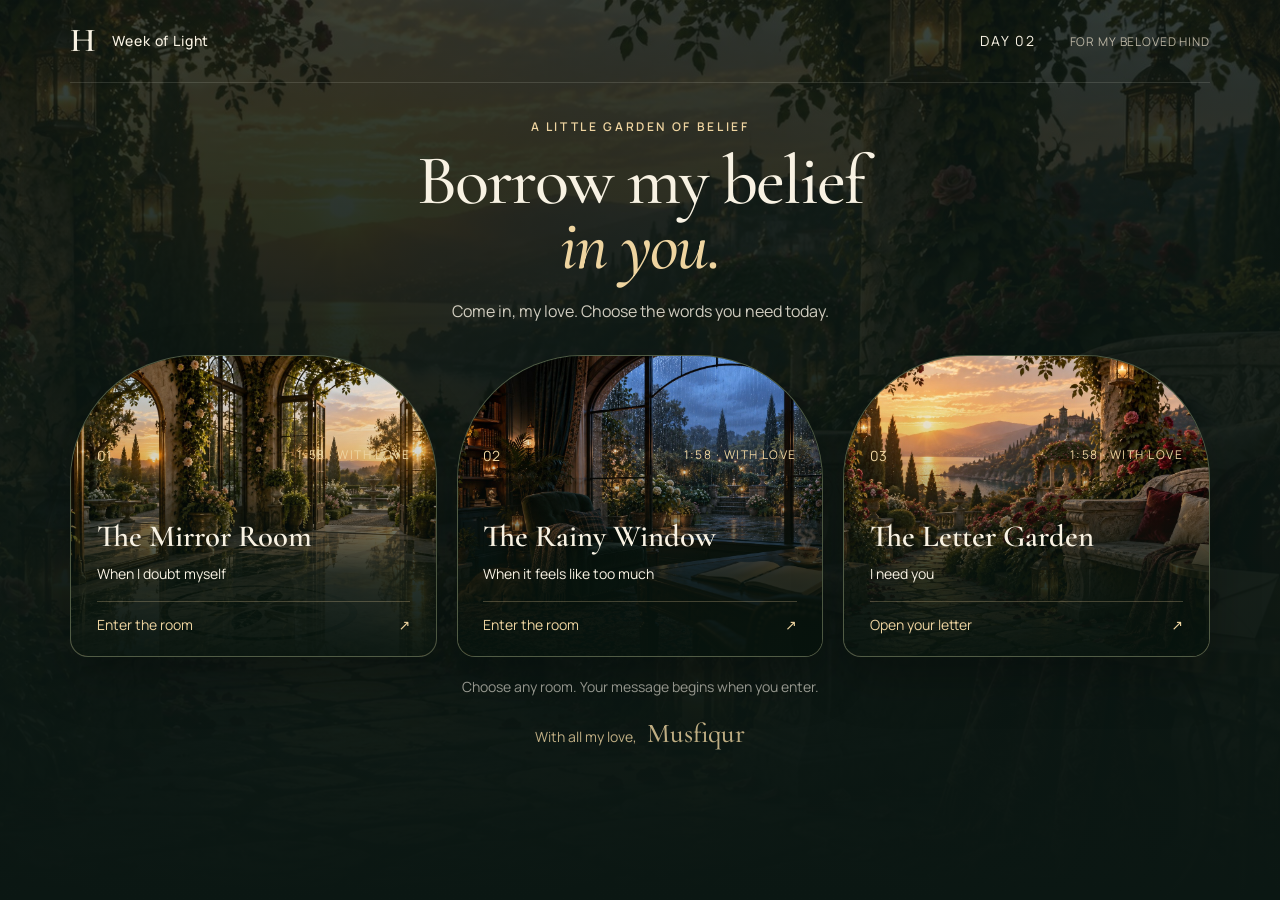
<file: day-2/index.html>
<!doctype html>
<html lang="en"><head>
<meta charset="utf-8"><meta name="viewport" content="width=device-width,initial-scale=1,viewport-fit=cover"><meta name="theme-color" content="#0c1c18"><meta name="robots" content="noindex,nofollow"><meta name="description" content="Day two. A garden of encouragement, love, and belief, for Hind."><title>Day 2 · Borrow My Belief in You</title>
<link rel="preconnect" href="https://fonts.googleapis.com"><link rel="preconnect" href="https://fonts.gstatic.com" crossorigin><link href="https://fonts.googleapis.com/css2?family=Cormorant+Garamond:wght@500;600&family=Manrope:wght@400;500;600;700&display=swap" rel="stylesheet"><link rel="preload" as="image" href="assets/garden.jpg"><link rel="stylesheet" href="day2.css?v=1"><script src="day2.js?v=1" defer></script></head>
<body><main id="sanctuary"><div class="garden-backdrop" aria-hidden="true"></div>
<header class="masthead"><a href="../day-1/" aria-label="Return to Day 1">H <span>Week of Light</span></a><p>DAY 02 <span>FOR MY BELOVED HIND</span></p></header>
<section class="welcome" aria-labelledby="welcome-title"><p class="eyebrow">A LITTLE GARDEN OF BELIEF</p><h1 id="welcome-title">Borrow my belief<br><em>in you.</em></h1><p class="invitation">Come in, my love. Choose the words you need today.</p>
<div class="rooms" aria-label="Choose a room">
<button class="room-card" data-room="mirror" aria-label="Enter the Mirror Room" disabled><img src="assets/mirror.jpg" alt="Golden sunlight in an arched garden room with a tall mirror"><span class="card-copy"><span class="room-number">01 <span class="length">ABOUT 2 MIN</span></span><span class="room-name">The Mirror Room</span><span class="room-choice">When I doubt myself</span><span class="enter">Enter the room <span aria-hidden="true">↗</span></span></span></button>
<button class="room-card" data-room="rain" aria-label="Enter the Rainy Window" disabled><img src="assets/rain.jpg" alt="A warm reading room with tea beside a rain-streaked garden window"><span class="card-copy"><span class="room-number">02 <span class="length">ABOUT 2 MIN</span></span><span class="room-name">The Rainy Window</span><span class="room-choice">When it feels like too much</span><span class="enter">Enter the room <span aria-hidden="true">↗</span></span></span></button>
<button class="room-card" data-room="garden" aria-label="Enter the Letter Garden" disabled><img src="assets/garden.jpg" alt="A sealed love letter on a small table in a rose garden at sunset"><span class="card-copy"><span class="room-number">03 <span class="length">ABOUT 2 MIN</span></span><span class="room-name">The Letter Garden</span><span class="room-choice">I need you</span><span class="enter">Open your letter <span aria-hidden="true">↗</span></span></span></button>
</div><p id="load-status" class="small-note" role="status">Preparing your rooms…</p><button id="retry" hidden>Try loading again</button><p class="dedication">With all my love, <em>Musfiqur</em></p></section></main>
<dialog id="film" aria-labelledby="room-title"><div class="film-stage" id="stage"><div class="room-art" id="room-art" aria-hidden="true"></div><video id="footage" playsinline muted loop preload="none" aria-hidden="true"></video><canvas id="atmosphere" aria-hidden="true"></canvas><div class="film-shade" aria-hidden="true"></div>
<header class="film-header"><button id="close">← The garden</button><p id="room-title"></p><button id="read">Read along</button></header><div class="chapter-label"><span id="chapter-number"></span><h2 id="chapter-title"></h2></div><div class="captions"><p id="caption"></p></div>
<div class="finish" id="finish" hidden><p class="eyebrow">CARRY THIS WITH YOU</p><h2>I am capable.<br>I can figure this out.<br><em>I can do this.</em></h2><button id="again">Hear it again</button><button id="return">Back to the garden</button></div>
<div class="film-controls"><p id="media-status" role="status"></p><div class="control-row"><button id="play" aria-label="Pause narration">Pause</button><span id="time">0:00 / 0:00</span><button id="mute" aria-label="Mute narration">Sound on</button></div><label for="seek" class="sr-only">Position in room message</label><input type="range" id="seek" min="0" max="100" step="0.1" value="0" aria-valuetext="0 seconds"></div>
<aside id="transcript" hidden aria-label="Full room message"><button id="hide-transcript">Close text</button><div id="transcript-copy"></div></aside><audio id="narration" preload="metadata"></audio></div></dialog></body></html>
</file>
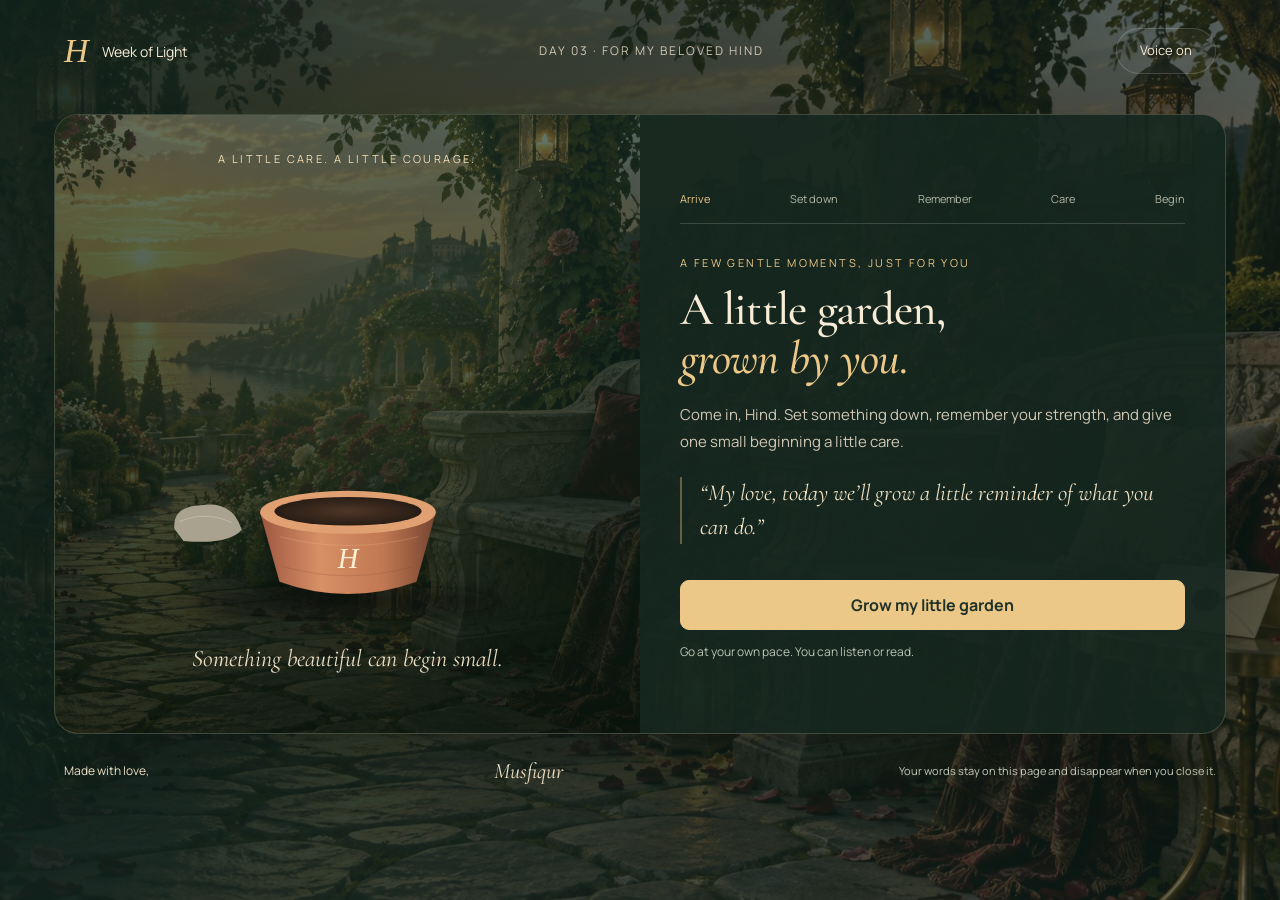
<file: day-3/index.html>
<!doctype html>
<html lang="en"><head><meta charset="utf-8"><meta name="viewport" content="width=device-width,initial-scale=1"><meta name="theme-color" content="#14271f"><meta name="robots" content="noindex,nofollow"><title>Day 3 · A Little Garden, Grown by You</title><meta name="description" content="A few gentle moments of calm, courage, and one small beginning. Made for Hind, with love."><link rel="preconnect" href="https://fonts.googleapis.com"><link rel="preconnect" href="https://fonts.gstatic.com" crossorigin><link href="https://fonts.googleapis.com/css2?family=Cormorant+Garamond:ital,wght@0,500;0,600;1,500&family=Manrope:wght@400;500;600;700&display=swap" rel="stylesheet"><link rel="stylesheet" href="garden.css?v=1"><script src="garden.js?v=1" defer></script></head>
<body><div class="backdrop" aria-hidden="true"></div><header class="masthead"><a href="../day-2/">H <span>Week of Light</span></a><span class="day">DAY 03 · FOR MY BELOVED HIND</span><button id="sound" aria-pressed="true" aria-label="Turn narration off">Voice on</button></header>
<main><section class="experience" aria-label="Grow your garden"><div class="garden" id="garden" data-stage="0"><div class="garden-light" aria-hidden="true"></div><p class="garden-label">A LITTLE CARE. A LITTLE COURAGE.</p>
<svg id="plant-art" viewBox="0 0 460 460" role="img" aria-labelledby="plant-description"><title id="plant-description">An empty pot waiting for your first seed</title><defs><linearGradient id="pot"><stop stop-color="#9d5740"/><stop offset=".34" stop-color="#d78f65"/><stop offset=".7" stop-color="#c17852"/><stop offset="1" stop-color="#754431"/></linearGradient><linearGradient id="leaf"><stop stop-color="#acbf7a"/><stop offset=".48" stop-color="#779857"/><stop offset="1" stop-color="#395b34"/></linearGradient><radialGradient id="petal"><stop stop-color="#e1a356"/><stop offset=".48" stop-color="#f5ce81"/><stop offset="1" stop-color="#ffe9b1"/></radialGradient><radialGradient id="halo"><stop stop-color="#f9de93" stop-opacity=".38"/><stop offset="1" stop-color="#f9de93" stop-opacity="0"/></radialGradient><radialGradient id="soil"><stop stop-color="#4e3626"/><stop offset="1" stop-color="#281d16"/></radialGradient><filter id="soft"><feGaussianBlur stdDeviation="7"/></filter><filter id="shadow"><feDropShadow dx="0" dy="8" stdDeviation="7" flood-opacity=".25"/></filter></defs>
<ellipse cx="230" cy="424" rx="148" ry="16" fill="#070e0a" opacity=".5" filter="url(#soft)"/>
<g id="growing"><path d="M230 344 C245 290 215 250 237 197 S240 150 232 131" fill="none" stroke="#91a568" stroke-width="7" stroke-linecap="round"/><g class="leaf l1"><path d="M235 290 C178 292 156 251 151 229 C197 226 229 243 235 290" fill="url(#leaf)"/><path d="M164 240 Q204 259 235 290" fill="none" stroke="#c6ce8c" opacity=".55"/></g><g class="leaf l2"><path d="M230 254 C242 205 278 190 312 196 C302 234 273 261 230 254" fill="url(#leaf)"/><path d="M230 254 Q274 220 303 203" fill="none" stroke="#c6ce8c" opacity=".55"/></g><g class="leaf l3"><path d="M240 204 C211 196 187 180 190 151 C220 147 246 172 240 204" fill="url(#leaf)"/><path d="M239 203 L196 158" fill="none" stroke="#c6ce8c" opacity=".5"/></g><g id="flower" transform="translate(232 125)"><circle r="106" fill="url(#halo)"/><g id="petals"></g><circle r="17" fill="#9d602d"/><circle r="11" fill="#be8740"/><g fill="#f4d689"><circle cx="-5" cy="-5" r="2"/><circle cx="6" cy="-3" r="2"/><circle cx="0" cy="5" r="2"/><circle cx="-8" cy="5" r="1.5"/><circle cx="7" cy="7" r="1.5"/></g></g><ellipse id="bud" cx="233" cy="137" rx="12" ry="20" fill="#abbd75"/></g>
<g filter="url(#shadow)"><path d="M144 337 L163 405 Q230 429 297 405 L316 337Z" fill="url(#pot)"/><ellipse cx="230" cy="337" rx="86" ry="21" fill="#e0a071"/><ellipse cx="230" cy="336" rx="72" ry="14" fill="url(#soil)"/><path d="M163 361 Q230 378 299 361" fill="none" stroke="#f6c292" opacity=".24"/><path d="M166 390 Q230 408 294 390" fill="none" stroke="#6f3f2d" opacity=".18"/><text x="230" y="391" text-anchor="middle" fill="#fff0d4" font-size="28" font-family="Georgia,serif" font-style="italic">H</text></g><ellipse id="seed" cx="230" cy="331" rx="8" ry="5" fill="#e9bf71"/>
<g id="water" fill="#c5e9ec"><path d="M260 50 Q245 76 260 78 Q275 76 260 50"/><path d="M286 90 Q273 114 286 116 Q299 114 286 90"/><path d="M266 136 Q256 154 266 156 Q276 154 266 136"/><path d="M244 180 Q232 202 244 204 Q256 202 244 180"/></g><g id="stone"><path d="M60 353 Q58 331 86 330 Q117 325 126 354 Q113 369 69 365Z" fill="#a8a28e"/><path d="M65 346 Q91 335 116 347" fill="none" stroke="#d4cbb2" opacity=".55"/></g></svg>
<p class="garden-caption" id="garden-caption">Something beautiful can begin small.</p><div class="glimmers" aria-hidden="true"></div></div>
<div class="panel"><nav class="progress" aria-label="Your garden journey"><span class="active">Arrive</span><span>Set down</span><span>Remember</span><span>Care</span><span>Begin</span></nav><div id="content"></div><div class="voice-bar" id="voice-bar" hidden><button id="replay">Hear this message</button><button id="pause">Pause</button><span id="audio-status" role="status"></span></div><details id="read-along" hidden><summary>Read the whole message</summary><p id="transcript"></p></details><p id="live" class="sr-only" aria-live="polite"></p></div></section><footer>Made with love, <em>Musfiqur</em><span>Your words stay on this page and disappear when you close it.</span></footer></main><audio id="narration" preload="none"></audio></body></html>
</file>
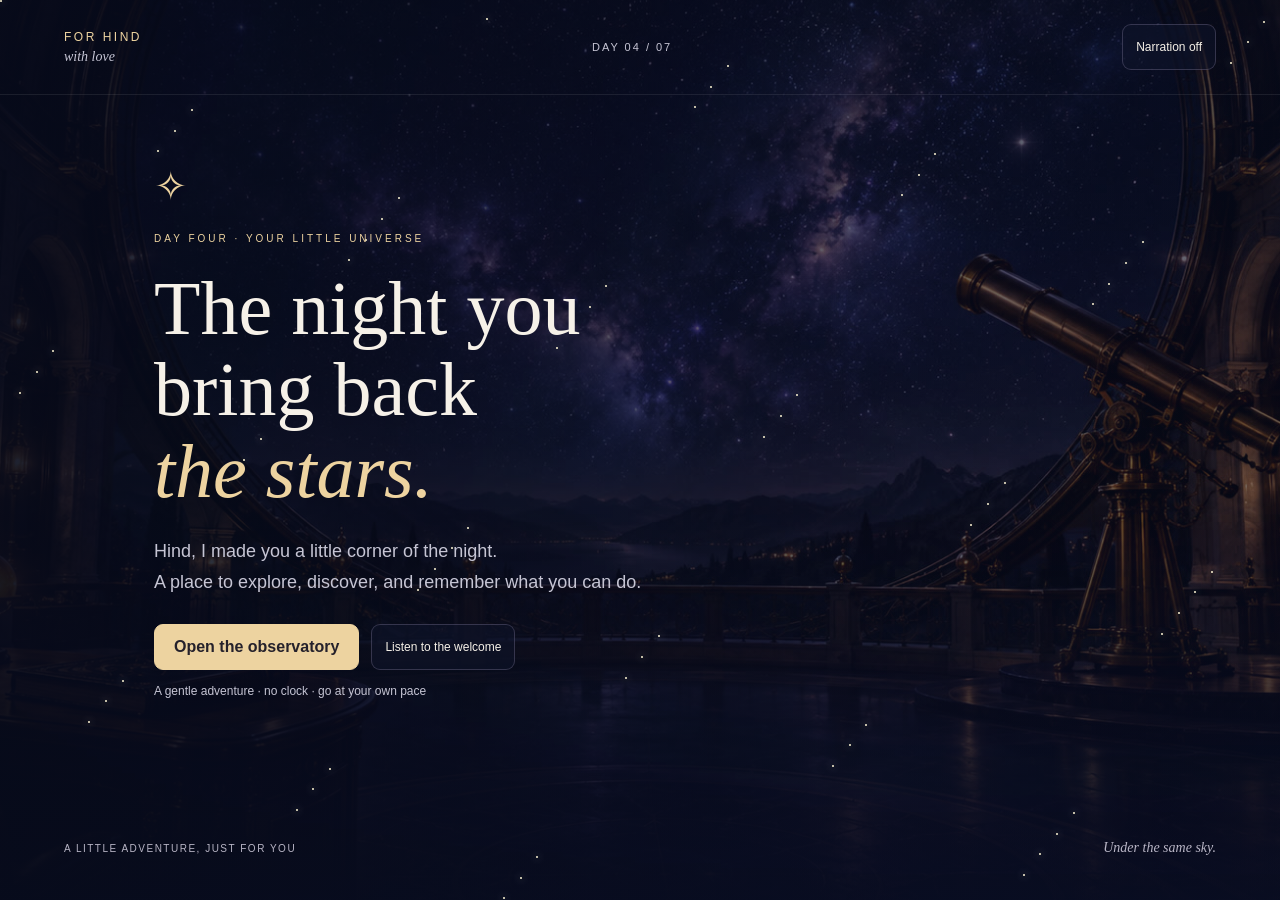
<file: day-4/index.html>
<!doctype html><html lang="en"><head><meta charset="utf-8"><meta name="viewport" content="width=device-width,initial-scale=1"><meta name="theme-color" content="#0c1025"><meta name="description" content="A little observatory, a sky to create, and a gentle reminder of what you can do. For Hind, with love."><title>Day 4 · The Night You Bring Back the Stars</title><link rel="stylesheet" href="stars.css"></head><body><div class="scene" aria-hidden="true"></div><div class="veil" aria-hidden="true"></div><div id="stardust" aria-hidden="true"></div><header><a href="../">FOR HIND <span>with love</span></a><span class="day">DAY 04 / 07</span><button id="sound" class="quiet" aria-pressed="false">Narration off</button></header><main id="app"></main><footer><span id="chapter">A LITTLE ADVENTURE, JUST FOR YOU</span><span>Under the same sky.</span></footer><audio id="voice" preload="none"></audio><script src="stars.js"></script></body></html>
</file>
<file: day-2/day2.css>
:root{color-scheme:dark;--ink:#f8f2e3;--gold:#eed4a0;--deep:#0b1713;font-family:Manrope,system-ui,sans-serif;font-size:16px;color:var(--ink);background:var(--deep)}*{box-sizing:border-box}body{margin:0}button,a,input{-webkit-tap-highlight-color:transparent}button,a{touch-action:manipulation}button{font:inherit;color:inherit;cursor:pointer}a{color:inherit;text-decoration:none}button:focus-visible,a:focus-visible,input:focus-visible{outline:3px solid var(--gold);outline-offset:5px}button:disabled{cursor:wait}button{border:1px solid #f8f2e350;background:#10211bdd;border-radius:50px;padding:.65rem 1.1rem;min-height:44px}button:hover{background:#243c30}[hidden]{display:none!important}
#sanctuary{min-height:100svh;position:relative;isolation:isolate;padding:0 clamp(1.2rem,5.5vw,6rem) 1.5rem}.garden-backdrop{position:absolute;inset:0;z-index:-2;background:linear-gradient(180deg,#0b1713cc,#0b1713e8 42%,#0b1713),url('assets/garden.jpg') center 35%/cover}.masthead{display:flex;justify-content:space-between;align-items:center;padding:1.5rem 0;border-bottom:1px solid #f8f2e322;gap:1rem}.masthead a{font:600 2.1rem/1 'Cormorant Garamond',Georgia,serif;display:flex;align-items:center;gap:1rem}.masthead a span{font:500 .875rem Manrope,sans-serif;letter-spacing:.06em}.masthead p{font-size:.875rem;letter-spacing:.14em;margin:0}.masthead p span{font-size:.75rem;letter-spacing:.07em;margin-left:1.8rem;color:#eee4cebb}.welcome{max-width:1200px;margin:auto;text-align:center}.eyebrow{font-size:.75rem;letter-spacing:.22em;color:var(--gold);font-weight:600;margin:2.2rem 0 .8rem}h1{font:500 clamp(3.3rem,5.5vw,5.7rem)/.93 'Cormorant Garamond',Georgia,serif;margin:0;letter-spacing:-.025em}h1 em{color:var(--gold);font-weight:500}.invitation{font-size:1rem;color:#f8f2e3d2;margin:1.2rem 0 1.9rem;line-height:1.7}.rooms{display:grid;grid-template-columns:repeat(3,minmax(0,1fr));gap:1.25rem;text-align:left}.room-card{position:relative;isolation:isolate;border-radius:125px 125px 18px 18px;overflow:hidden;min-height:300px;padding:0;background:#173024;border:1px solid #eed4a044;transition:transform .5s,border-color .5s;box-shadow:0 20px 50px #0004;text-align:left;display:block}.room-card img{position:absolute;inset:0;width:100%;height:100%;object-fit:cover;transition:transform 1.3s;z-index:-2}.room-card:after{content:'';position:absolute;inset:0;background:linear-gradient(180deg,#07140e00 10%,#07140e22 35%,#07140ed9 73%,#07140ef5);z-index:-1}.room-card:hover{transform:translateY(-6px);border-color:var(--gold)}.room-card:hover img{transform:scale(1.05)}.card-copy{display:flex;flex-direction:column;justify-content:flex-end;min-height:300px;padding:1.4rem 1.6rem}.room-number{font-size:.875rem;display:flex;justify-content:space-between;color:var(--gold);margin-bottom:3.4rem}.length{font-size:.75rem;letter-spacing:.12em}.room-name{font:600 clamp(1.8rem,2.4vw,2.6rem)/1.08 'Cormorant Garamond',Georgia,serif}.room-choice{font-size:.875rem;margin:.6rem 0 1.1rem;line-height:1.5}.enter{border-top:1px solid #eed4a040;padding-top:.8rem;display:flex;justify-content:space-between;color:var(--gold);font-size:.875rem}.small-note{font-size:.875rem;color:#e7e3d8b0;line-height:1.5;margin:1.2rem 0}.dedication{font-size:.875rem;line-height:1.7;color:#eed4a0cc;margin:.8rem 0 0}.dedication em{display:inline-block;font:500 1.7rem 'Cormorant Garamond',Georgia,serif;margin-left:.4rem}
 dialog{padding:0;margin:0;width:100%;max-width:none;height:100%;max-height:none;border:0;background:#0b1713;color:var(--ink);overflow:hidden}dialog::backdrop{background:#06110c}.film-stage{position:relative;height:100%;overflow:hidden;isolation:isolate}.room-art,#footage{position:absolute;inset:0;width:100%;height:100%;object-fit:cover;z-index:-3}.room-art{background-position:center;background-size:cover;animation:camera 28s ease-in-out infinite alternate;transition:background-image .6s}.room-art[data-room=rain]{background-position:65% center}#footage{opacity:0;transition:opacity 1.2s;z-index:-2}#footage.active{opacity:1}#atmosphere{position:absolute;inset:0;width:100%;height:100%;pointer-events:none;z-index:-1}.film-shade{position:absolute;inset:0;pointer-events:none;z-index:-1;background:linear-gradient(180deg,#06110cd9 0%,#06110c3d 23%,#06110c00 43%,#06110ce0 87%,#06110cf0)}.film-header{display:flex;align-items:center;justify-content:space-between;gap:1rem;padding:1.4rem clamp(1rem,4vw,4rem)}.film-header p{font:600 1.6rem 'Cormorant Garamond',Georgia,serif;text-align:center;margin:0}.film-header button{font-size:.875rem;background:#0b1713a6;backdrop-filter:blur(10px)}.chapter-label{margin:1rem clamp(1.4rem,6vw,6rem);text-shadow:0 2px 12px #000}.chapter-label span{font-size:.75rem;letter-spacing:.2em;color:var(--gold)}.chapter-label h2{font:500 clamp(2.2rem,4vw,3.7rem)/1.05 'Cormorant Garamond',Georgia,serif;margin:.55rem 0}.captions{position:absolute;left:50%;transform:translateX(-50%);bottom:135px;width:min(780px,calc(100% - 3rem));text-align:center}.captions p{font:500 clamp(1.15rem,2.2vw,1.65rem)/1.6 Manrope,sans-serif;text-shadow:0 2px 12px #000,0 0 40px #000;margin:0;text-wrap:pretty}.film-controls{position:absolute;bottom:0;left:50%;transform:translateX(-50%);width:min(960px,100%);padding:1rem 1.5rem max(1.2rem,env(safe-area-inset-bottom));background:linear-gradient(transparent,#08140de6)}.control-row{display:flex;align-items:center;gap:1.2rem}.control-row button{font-size:.875rem;min-width:88px}.control-row #time{font-size:.875rem;font-variant-numeric:tabular-nums;color:#f8f2e3d2}.control-row #mute{margin-left:auto}#seek{width:100%;accent-color:var(--gold);cursor:pointer;margin:1rem 0 0;height:18px}#media-status{font-size:.875rem;color:var(--gold);margin:0 0 .7rem;min-height:1.2rem;text-align:center}#media-status:empty{display:none}.finish{position:absolute;inset:0;display:flex;flex-direction:column;align-items:center;justify-content:center;text-align:center;background:#07180fda;backdrop-filter:blur(6px);padding:2rem 1.5rem 110px;gap:.8rem}.finish .eyebrow{margin:0 0 .5rem}.finish h2{font:500 clamp(2.6rem,5.5vw,5.5rem)/1.04 'Cormorant Garamond',Georgia,serif;margin:0 0 1.1rem}.finish h2 em{color:var(--gold)}.finish button{min-width:200px}.film-stage.paused .room-art{animation-play-state:paused}.film-stage.finished .chapter-label,.film-stage.finished .captions{visibility:hidden}#transcript{position:absolute;inset:0 0 0 auto;width:min(580px,100%);z-index:5;padding:1.5rem clamp(1.5rem,4vw,3rem);background:#0c1c18fa;overflow-y:auto;box-shadow:-20px 0 70px #0007}#transcript h3{font:600 2rem 'Cormorant Garamond',Georgia,serif;color:var(--gold);line-height:1.1}#transcript p{line-height:1.9;font-size:1rem}.sr-only{position:absolute;width:1px;height:1px;overflow:hidden;clip:rect(0,0,0,0);white-space:nowrap}@keyframes camera{from{transform:scale(1.015) translate(-.25%,.25%)}to{transform:scale(1.09) translate(.5%,-.75%)}}
@media(max-width:700px){.masthead{padding:1.1rem 0}.masthead a span{font-size:.8rem}.masthead p span{display:none}.masthead p{font-size:.75rem}.eyebrow{margin-top:1.7rem;font-size:.75rem}.invitation{max-width:290px;margin:1rem auto 1.6rem}.rooms{grid-template-columns:1fr;gap:1rem;max-width:440px;margin:auto}.room-card{border-radius:22px;min-height:220px}.card-copy{min-height:220px;padding:1.25rem 1.4rem}.room-card img{object-position:center 48%}.room-number{margin-bottom:1.8rem}.room-name{font-size:2.2rem}.room-choice{margin:.4rem 0 .75rem}.film-header{padding:1rem;flex-wrap:wrap;gap:.5rem}.film-header p{order:3;width:100%;font-size:1.4rem;margin-top:.4rem}.film-header button{padding:.55rem .9rem}#read{margin-left:auto}.chapter-label{margin:1.1rem 1.3rem}.chapter-label h2{font-size:2.35rem;max-width:320px}.captions{bottom:145px;width:calc(100% - 2.4rem)}.captions p{font-size:1.1rem;line-height:1.65}.film-controls{padding:1rem 1.1rem max(1.2rem,env(safe-area-inset-bottom))}.control-row{gap:.6rem}.control-row button{min-width:78px;padding:.5rem .7rem}.finish{padding-bottom:120px}.finish h2{font-size:3rem}.room-art[data-room=mirror]{background-position:28% center}.room-art[data-room=garden]{background-position:66% center}}
@media(max-height:560px) and (min-width:701px){.chapter-label{margin-top:0}.chapter-label h2{font-size:2rem}.captions{bottom:115px}.captions p{font-size:1.1rem}.film-header{padding:.6rem 1rem}.finish h2{font-size:2.6rem}.finish{gap:.4rem;padding-top:1rem}.finish button{padding:.4rem 1rem}.finish .eyebrow{display:none}}
@media(prefers-reduced-motion:reduce){*,*:before,*:after{animation:none!important;transition:none!important}#atmosphere{display:none}}
</file>
<file: day-3/garden.css>
:root{color-scheme:dark;--ink:#f7ecd6;--muted:#d0c7b4;--gold:#ebc788;--line:#ffffff29}*{box-sizing:border-box}body{margin:0;min-height:100vh;background:#102019;color:var(--ink);font:16px/1.65 Manrope,Arial,sans-serif}.backdrop{position:fixed;inset:0;background:linear-gradient(90deg,#10231deb,#10231d9e),url('../day-2/assets/garden.jpg') center/cover;z-index:-1}.masthead{max-width:1440px;margin:auto;padding:28px 5%;display:flex;justify-content:space-between;align-items:center;gap:16px}.masthead a{display:flex;gap:13px;align-items:center;color:var(--gold);text-decoration:none;font:italic 34px Georgia,serif}.masthead a span{font:14px Manrope,Arial,sans-serif;color:var(--ink)}.day{font-size:12px;letter-spacing:2px;color:var(--muted)}button,input{font:inherit}button{cursor:pointer;color:inherit;border:1px solid var(--line);background:#ffffff08;border-radius:10px;min-height:46px;padding:10px 16px;transition:background .25s,transform .25s,border-color .25s}button:hover{background:#ffffff12;border-color:#e8c88688}button:active{transform:translateY(1px)}button:focus-visible,a:focus-visible,input:focus-visible,summary:focus-visible{outline:3px solid var(--gold);outline-offset:4px}button:disabled{opacity:.55;cursor:default}.masthead button{font-size:13px;border-radius:30px;padding:8px 18px;min-width:100px}main{max-width:1240px;margin:12px auto 0;padding:0 34px}.experience{display:grid;grid-template-columns:1fr 1fr;min-height:620px;border:1px solid #f4ddb131;border-radius:24px;overflow:hidden;background:#15271fe8;box-shadow:0 35px 90px #050d0a59}.garden{position:relative;display:flex;flex-direction:column;justify-content:center;align-items:center;overflow:hidden;min-height:570px;background:radial-gradient(ellipse at 50% 38%,#72764630,transparent 65%),linear-gradient(#153128a6,#08160dde),url('../day-2/assets/garden.jpg') center/cover}.garden-light{position:absolute;inset:0;background:radial-gradient(ellipse at 50% 42%,#efc47a4d,transparent 65%);opacity:0;transition:opacity 2s}.garden[data-stage='4'] .garden-light,.garden[data-stage='5'] .garden-light,.garden[data-stage='6'] .garden-light{opacity:1}.garden-label{position:relative;margin:0;color:#f3deb5;font-size:11px;letter-spacing:2.4px}.garden svg{position:relative;width:100%;max-width:470px;display:block;overflow:visible}.garden-caption{position:relative;text-align:center;color:#ecdfc6;font:italic 24px/1.35 'Cormorant Garamond',Georgia,serif;margin:5px 24px 22px;max-width:350px}.panel{padding:34px 40px 30px;align-self:center;min-width:0}.progress{display:flex;gap:14px;justify-content:space-between;border-bottom:1px solid var(--line);margin-bottom:30px;padding-bottom:15px}.progress span{font-size:11px;color:#b1b9a8;white-space:nowrap}.progress span.active{color:var(--gold)}.eyebrow{color:var(--gold);font-size:11px;letter-spacing:2.4px;margin:0 0 12px}h1{font:500 47px/1.05 'Cormorant Garamond',Georgia,serif;letter-spacing:-.7px;margin:0 0 18px}h1 em{font-weight:500;color:var(--gold)}h1:focus{outline:none}p{margin:0 0 18px}.intro{color:var(--muted);font-size:15px;line-height:1.8}.love-note{font:italic 23px/1.45 'Cormorant Garamond',Georgia,serif;color:#efe1c4;border-left:2px solid #c7a97173;padding-left:18px;margin:22px 0}.primary{background:var(--gold);color:#203126;border-color:var(--gold);font-weight:700;min-height:50px;margin-top:14px;width:100%;border-radius:9px}.primary:hover{background:#f5dba7;color:#102019}.secondary{display:block;border:0;background:none;padding:10px 0;color:var(--muted);font-size:13px;margin:4px auto}.choices{display:grid;gap:9px;margin:17px 0}.choice{text-align:left;font-size:14px;padding:12px 15px}.choice.selected{border-color:var(--gold);background:#e6c98913;color:#ffdc9d}label{display:block;font-size:13px;color:var(--muted);margin:14px 0 7px}input{width:100%;min-height:48px;background:#091c1670;color:#f9efd9;border:1px solid #c5c9b943;border-radius:8px;padding:12px;font-size:16px}input::placeholder{color:#b4bead}.small{font-size:12px;color:#bac5b4;margin:12px 0 0}.response{padding:16px 0 0;color:#ecdcba;font-size:14px}.response:empty{display:none}.voice-bar{display:flex;align-items:center;gap:12px;border-top:1px solid var(--line);padding-top:16px;margin-top:25px;flex-wrap:wrap}.voice-bar button{padding:4px 0;border:0;background:none;font-size:12px;color:var(--gold);min-height:34px}.voice-bar button#pause{color:var(--muted)}#audio-status{font-size:11px;color:var(--muted)}details{font-size:12px;margin-top:8px;color:var(--muted)}summary{cursor:pointer;width:fit-content;min-height:30px}#transcript{font-size:14px;line-height:1.85;margin-top:12px;white-space:pre-line}.care-orbit{width:130px;height:130px;border:1px solid #edd39480;border-radius:50%;margin:22px auto;display:grid;place-content:center;background:radial-gradient(#f3d18929,transparent 70%);box-shadow:0 0 40px #c6b77813;animation:breathe 8s ease-in-out infinite}.care-orbit span{font:italic 29px Georgia,serif;color:var(--gold)}.care-label{text-align:center;min-height:78px;color:#eee2c7}.care-label b{display:block;font-size:17px;margin-bottom:6px}.care-label small{font-size:14px;color:var(--muted)}.letter{background:#f3e6c8;color:#344331;border-radius:4px;padding:26px 24px;box-shadow:0 12px 30px #0002}.letter .eyebrow{color:#77603c}.letter p{font-size:15px;line-height:1.8}.letter .signature{font:italic 27px 'Cormorant Garamond',Georgia,serif;margin-bottom:0}.keepsake{border-top:1px solid #3c4b3429;border-bottom:1px solid #3c4b3429;padding:12px 0;margin:16px 0}.keepsake span{display:block;font-size:11px;letter-spacing:1.2px;color:#76674c;margin-bottom:6px}.keepsake p{margin:0;overflow-wrap:anywhere}.clock{font:500 64px/1.1 'Cormorant Garamond',Georgia,serif;color:var(--gold);text-align:center;margin:25px 0;font-variant-numeric:tabular-nums}.timer-actions{display:flex;gap:10px;margin-top:16px}.timer-actions button{flex:1;font-size:13px}.finished-line{font:italic 24px/1.3 'Cormorant Garamond',Georgia,serif;color:var(--gold);margin:20px 0}footer{display:flex;align-items:center;justify-content:space-between;padding:24px 10px 32px;color:#eee0c5;font-size:12px;gap:16px}footer em{font:italic 22px 'Cormorant Garamond',Georgia,serif;margin-left:8px}footer span{font-size:11px;color:#c4cbb8}.sr-only{position:absolute;width:1px;height:1px;padding:0;overflow:hidden;clip:rect(0,0,0,0);white-space:nowrap}[hidden]{display:none!important}#content{animation:arrive .55s ease-out}.glimmers{position:absolute;inset:0;pointer-events:none}.glimmers i{position:absolute;width:3px;height:3px;border-radius:50%;background:#f3d291;box-shadow:0 0 10px #f5d485;animation:drift 9s infinite ease-in-out;opacity:0}#seed{opacity:0;transition:opacity 1s}#growing{transform-origin:230px 345px;transform:scaleY(0);transition:transform 1.6s ease-in-out}.leaf{transform:scale(0);transform-origin:230px 260px;transition:transform 1.8s ease-out}#flower{opacity:0;transition:opacity 2.2s}#petals{transform:scale(.1);transition:transform 3s cubic-bezier(.25,.8,.25,1)}#water{opacity:0;pointer-events:none}#stone{transition:transform 1.4s,opacity 1.4s}.stone-away #stone{transform:translate(-90px,12px);opacity:.2}.planted #seed{opacity:1}.watered #growing{transform:scaleY(.62)}.watered .l1{transform:scale(1)}.care-2 #growing{transform:scaleY(.85)}.care-2 .l2{transform:scale(1)}.care-3 #growing,.bloomed #growing{transform:scaleY(1)}.care-3 .leaf,.bloomed .leaf{transform:scale(1)}.bloomed #flower{opacity:1}.bloomed #petals{transform:scale(1)}.bloomed #bud{opacity:0}.pouring #water{animation:pour 1.3s ease-in-out}.bloomed #growing{animation:sway 7s 2s ease-in-out infinite}
@keyframes arrive{from{opacity:0;transform:translateY(8px)}to{opacity:1;transform:translateY(0)}}@keyframes pour{0%{opacity:0;transform:translate(60px,-20px)}25%{opacity:.9}90%{opacity:.7}100%{opacity:0;transform:translate(-10px,180px)}}@keyframes breathe{50%{transform:scale(1.09);box-shadow:0 0 55px #c6b77825}}@keyframes drift{0%,100%{opacity:0;transform:translate(0,30px)}50%{opacity:.6;transform:translate(15px,-40px)}}@keyframes sway{0%,100%{transform:rotate(-1deg)}50%{transform:rotate(1deg)}}
@media(min-width:1300px){.experience{min-height:650px}}@media(max-width:850px){main{padding:0 18px}.masthead{padding:20px 24px}.day{font-size:10px;letter-spacing:1px}.masthead a span{display:none}.experience{grid-template-columns:42% 58%}.panel{padding:28px}.progress{gap:8px}.progress span{font-size:10px}h1{font-size:40px}.garden-label{font-size:9px;letter-spacing:1px}.garden-caption{font-size:22px}footer{align-items:flex-start;flex-direction:column;gap:2px}}
@media(max-width:600px){main{margin-top:0;padding:0 12px}.masthead{padding:15px 20px}.masthead button{min-width:auto;min-height:42px;padding:6px 12px}.day{max-width:170px;text-align:center;font-size:9px;letter-spacing:1.3px}.experience{display:flex;flex-direction:column;border-radius:17px}.garden{min-height:0;height:285px;flex-shrink:0;padding:10px 0 0}.garden svg{width:255px;margin-top:-12px}.garden-label{font-size:9px;margin:0;top:7px}.garden-caption{font-size:19px;position:absolute;bottom:5px;margin:0 25px;left:0;right:0;max-width:none;background:#10201866;border-radius:8px}.panel{padding:22px 23px 25px;width:100%}.progress{margin-bottom:24px;padding-bottom:13px}.progress span{font-size:10px}h1{font-size:39px}.intro{font-size:14px}.love-note{font-size:22px;margin:16px 0}.voice-bar{margin-top:18px}.choice{font-size:14px}.letter{padding:22px 19px}footer{padding:18px 10px 24px}.care-orbit{width:105px;height:105px;margin:16px auto}}
@media(prefers-reduced-motion:reduce){*,*::before,*::after{animation:none!important;transition:none!important;scroll-behavior:auto!important}.glimmers{display:none}}
</file>
<file: day-4/stars.css>
:root{color-scheme:dark;--gold:#edd3a0;--ink:#f6f1e8;--muted:#c6c5d4;--line:#e4d4ff30}*{box-sizing:border-box}body{margin:0;background:#0c1025;color:var(--ink);font-family:Arial,sans-serif;min-height:100svh}.scene,.veil,#stardust{position:fixed;inset:0;pointer-events:none}.scene{background:url('assets/observatory.jpg') center/cover;opacity:.7;transform:scale(1.025);transition:opacity 2s,transform 12s}.veil{background:linear-gradient(90deg,#070b1bdd,#090e2459 70%),linear-gradient(0deg,#080c20f2,transparent 45%,#080c2055)}body.lit .scene{opacity:1;transform:scale(1)}body.lit .veil{background:linear-gradient(0deg,#080c20ee,#080c2055)}header,footer{position:relative;z-index:2;display:flex;align-items:center;justify-content:space-between;gap:12px;padding:24px 5vw}header{border-bottom:1px solid #ffffff15}header a{text-decoration:none;color:var(--gold);font-size:12px;letter-spacing:2.5px}header a span{display:block;font:italic 14px Georgia;letter-spacing:0;color:var(--muted);margin-top:5px}.day{font-size:11px;letter-spacing:2px;color:var(--muted)}button{font:inherit;color:inherit;cursor:pointer;border:1px solid var(--line);background:#1a2039c9;border-radius:9px;padding:13px 19px;min-height:46px;transition:background .2s,border-color .2s,transform .2s}button:hover{border-color:var(--gold);background:#34344b}button:focus-visible,a:focus-visible{outline:3px solid #d9c0ff;outline-offset:5px}button:disabled{cursor:default;opacity:.55}button[aria-pressed=true]{border-color:var(--gold);background:#5c4e3a}.primary{background:var(--gold);color:#25212b;border-color:var(--gold);font-weight:600}.primary:hover{background:#ffe6b6;color:#15151f}.quiet{background:#10162b88;font-size:12px;padding:10px 13px}.text-btn{background:transparent;border-color:transparent;text-decoration:underline;text-underline-offset:5px;font-size:13px;color:var(--muted)}main{position:relative;z-index:1;max-width:1100px;margin:auto;min-height:calc(100svh - 170px);padding:48px 5vw 32px}.eyebrow{font-size:10px;letter-spacing:3px;color:var(--gold);text-transform:uppercase;margin:0 0 20px}h1,h2,h3{font-family:Georgia,serif;font-weight:400;margin:0;text-wrap:balance}h1{font-size:clamp(42px,6vw,76px);line-height:1.07;max-width:720px}h1 em{color:var(--gold);font-weight:400}h2{font-size:clamp(32px,4.2vw,49px);line-height:1.13}h3{font-size:26px}p{line-height:1.8;color:var(--muted);font-size:16px;max-width:610px}p.lead{font-size:18px;line-height:1.75;margin:24px 0}.actions{display:flex;flex-wrap:wrap;gap:12px;margin-top:25px;align-items:center}.tiny{font-size:12px;line-height:1.6;color:var(--muted)}.intro{max-width:740px;padding:20px 0 45px}.intro .seal{font:40px Georgia;color:var(--gold);margin:0 0 20px}.panel{background:linear-gradient(135deg,#11172bef,#14182bdc);border:1px solid var(--line);border-radius:20px;padding:30px;box-shadow:0 20px 90px #0004;backdrop-filter:blur(14px)}.split{display:grid;grid-template-columns:1fr 1.15fr;gap:36px;align-items:center}.status{min-height:58px;color:var(--gold);font-size:15px;line-height:1.65;margin:20px 0 0}.stepdots{display:flex;gap:7px;margin-bottom:20px}.stepdots i{width:30px;height:3px;border-radius:3px;background:#ffffff30}.stepdots i.on{background:var(--gold)}footer{font-size:10px;letter-spacing:1.5px;color:#b8b5c5;padding-top:15px;padding-bottom:24px}footer span:last-child{font:italic 14px Georgia;letter-spacing:0}.fadein{animation:arrive .7s ease both}@keyframes arrive{from{opacity:0;transform:translateY(12px)}to{opacity:1;transform:translateY(0)}}.dust{position:absolute;width:2px;height:2px;border-radius:50%;background:#fff7d6;box-shadow:0 0 9px #fff4cd;animation:twinkle 5s ease-in-out infinite alternate}@keyframes twinkle{from{opacity:.12}to{opacity:.8}}.explore{position:relative;height:370px;border-radius:50% 50% 15px 15px;background:radial-gradient(ellipse at 50% 15%,#7171a029,transparent 65%);border:1px solid #dfd3ff26}.arc{position:absolute;inset:22px;border:1px solid #c0abc530;border-radius:50% 50% 8px 8px}.hotspot{position:absolute;width:74px;height:74px;border-radius:50%;background:#131a35d9;border:1px solid #ccb88c;color:var(--gold);box-shadow:0 0 28px #b69ce433;font:32px Georgia;display:grid;place-content:center}.hotspot span{position:absolute;top:83px;left:50%;transform:translateX(-50%);white-space:nowrap;font:12px Arial;letter-spacing:1px}.hotspot[data-light="0"]{left:12%;top:45%}.hotspot[data-light="1"]{left:43%;top:16%}.hotspot[data-light="2"]{right:10%;top:53%}.hotspot.found{box-shadow:0 0 40px #edcf9955;background:#514635}.message-box{padding:15px 0;min-height:108px}.message-box p{margin:8px 0;font-size:15px}.puzzle-area{min-height:340px;display:flex;flex-direction:column;justify-content:center;gap:24px}.cards{display:grid;grid-template-columns:repeat(3,1fr);gap:12px}.card{height:95px;font-size:32px;background:linear-gradient(145deg,#282d4a,#121a32);border-radius:12px}.card .caption{display:block;font:10px Arial;color:var(--muted);margin-top:7px}.card.matched{background:#3c3842;border-color:#e8d2a2;opacity:1;box-shadow:inset 0 0 20px #edcf9912}.sequence{display:flex;justify-content:center;align-items:center;gap:12px}.sequence span{font:38px Georgia;color:var(--gold);text-align:center}.answers{display:grid;grid-template-columns:repeat(3,1fr);gap:10px}.answers button{font-size:28px}.answers small{display:block;font:12px Arial;margin-top:8px}.orbit-set{display:flex;justify-content:center;gap:13px}.orbit-wrap{text-align:center;flex:1}.orbit{position:relative;margin:0 auto 16px;width:95px;height:95px;border:1px solid #e9d8b164;border-radius:50%;background:radial-gradient(circle,#ffffff08,transparent)}.orbit:before{content:'✧';position:absolute;top:-15px;left:36px;font-size:24px;color:#c1b5d1}.orbit:after{content:'';position:absolute;inset:34px;border-radius:50%;border:1px solid #cfbf952e}.pointer{position:absolute;inset:0;transition:transform .6s}.pointer span{position:absolute;top:-10px;left:38px;color:var(--gold);font-size:21px}.orbit-wrap button{font-size:12px;padding:10px;min-width:90px}.orbit-wrap small{display:block;margin-top:10px;color:var(--muted);font-size:11px}.skyboard{position:relative;height:310px;background:radial-gradient(ellipse at center,#625b862e,transparent 70%);border-radius:15px;border:1px solid #ffffff15;overflow:hidden}.skyboard svg{position:absolute;inset:0;width:100%;height:100%}.skyboard path{stroke:var(--gold);stroke-width:1.1;fill:none;stroke-dasharray:6 6;opacity:.7;vector-effect:non-scaling-stroke}.chosen-star{position:absolute;transform:translate(-50%,-50%);text-align:center;width:110px;color:var(--gold)}.chosen-star b{font:34px Georgia;display:block;text-shadow:0 0 25px #fff3b9}.chosen-star span{font-size:12px;display:block;margin-top:6px}.star-picks{display:grid;grid-template-columns:repeat(2,1fr);gap:10px}.star-picks button{text-align:left;font-size:14px}.star-picks span{color:var(--gold);padding-right:10px}.letter{max-width:720px;margin:0 auto}.letter p{max-width:none;font-family:Georgia,serif;font-size:19px;line-height:1.9}.letter .signature{color:var(--gold);font-style:italic}.finale{text-align:center}.finale p{margin:22px auto}.finale .actions{justify-content:center}.finale .skyboard{max-width:650px;margin:25px auto;border:0;height:270px}.finale h1{margin:auto;font-size:clamp(38px,5vw,60px)}.glow-line{width:80px;height:1px;background:var(--gold);margin:32px auto;box-shadow:0 0 30px 2px #ecc99766}.audio-state{font-size:12px;color:var(--gold);min-height:20px;margin:10px 0}.skip{display:flex;flex-wrap:wrap;gap:4px}.board-empty{position:absolute;inset:0;display:grid;place-content:center;text-align:center;color:var(--muted);font:italic 20px Georgia;padding:20px}.celebrate{animation:arrive 1.5s ease both}@media(max-width:700px){header{padding:18px 5vw;gap:7px}.day{font-size:9px;letter-spacing:1px}header a{font-size:10px}header .quiet{font-size:10px;padding:9px}.split{grid-template-columns:1fr;gap:22px}main{padding-top:28px}.panel{padding:22px}.intro{padding-top:5px}h1{font-size:44px}.lead{font-size:16px!important}.puzzle-area{min-height:280px}.explore{height:300px}.hotspot{width:62px;height:62px}.hotspot span{top:70px;font-size:11px}.hotspot[data-light="1"]{left:41%}.orbit{width:78px;height:78px}.orbit:before{left:28px}.pointer span{left:29px}.orbit:after{inset:28px}.orbit-wrap button{min-width:75px;font-size:11px}.orbit-set{gap:5px}footer{font-size:8px;letter-spacing:1px}.letter p{font-size:18px}.skyboard{height:280px}.status{min-height:45px}.sequence{gap:14px}.sequence span{font-size:32px}}@media(prefers-reduced-motion:reduce){*,*:before,*:after{animation:none!important;transition:none!important;scroll-behavior:auto!important}}
</file>
